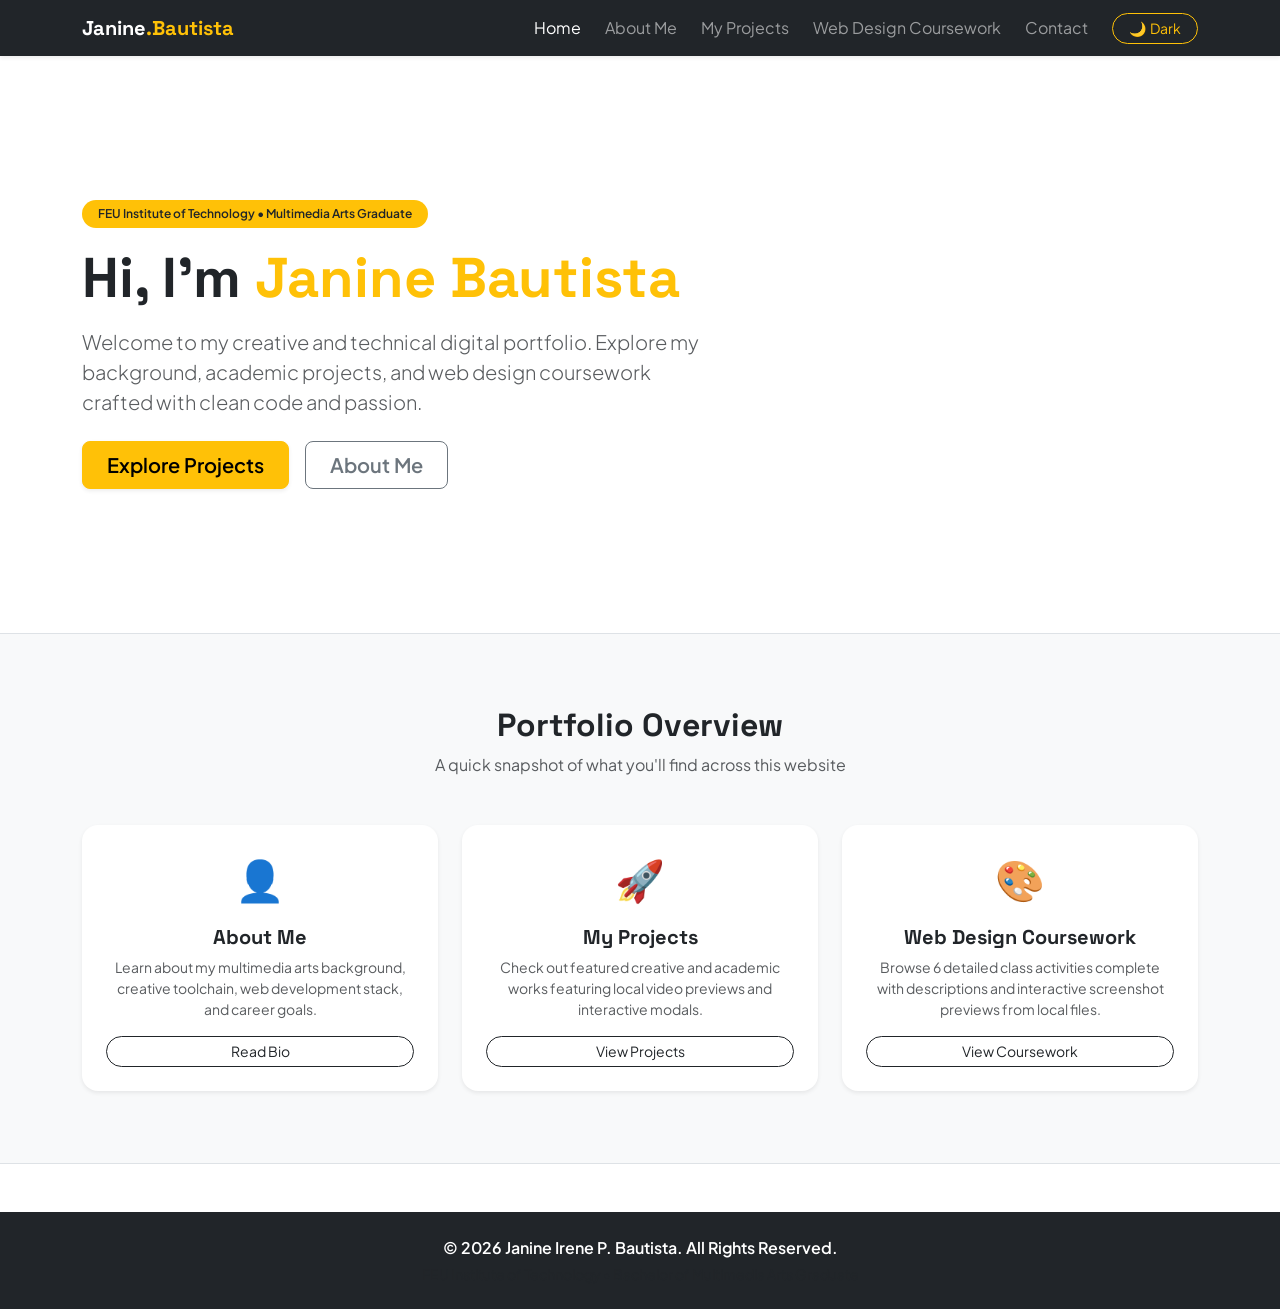
<file: index.html>
<!DOCTYPE html>
<html lang="en">
<head>
    <meta charset="UTF-8">
    <meta name="viewport" content="width=device-width, initial-scale=1.0">
    <title>Janine Bautista | Portfolio - Home</title>
    <!-- Bootstrap CSS CDN -->
    <link href="https://cdn.jsdelivr.net/npm/bootstrap@5.3.3/dist/css/bootstrap.min.css" rel="stylesheet">
    <!-- Google Fonts -->
    <link rel="preconnect" href="https://fonts.googleapis.com">
    <link rel="preconnect" href="https://fonts.gstatic.com" crossorigin>
    <link href="https://fonts.googleapis.com/css2?family=Plus+Jakarta+Sans:wght@300;400;500;600;700&family=Space+Grotesk:wght@500;700&display=swap" rel="stylesheet">
    <!-- Custom CSS -->
    <link rel="stylesheet" href="./css/style.css">
</head>
<body>

    <!-- Navigation Bar -->
    <nav class="navbar navbar-expand-lg navbar-dark bg-dark sticky-top shadow-sm">
        <div class="container">
            <a class="navbar-brand fw-bold font-heading text-warning" href="index.html">
                <span class="text-white">Janine</span>.Bautista
            </a>
            <button class="navbar-toggler border-0" type="button" data-bs-toggle="collapse" data-bs-target="#navbarNav" aria-controls="navbarNav" aria-expanded="false" aria-label="Toggle navigation">
                <span class="navbar-toggler-icon"></span>
            </button>
            <div class="collapse navbar-collapse justify-content-end" id="navbarNav">
                <ul class="navbar-nav align-items-lg-center gap-lg-2">
                    <li class="nav-item">
                        <a class="nav-link active" href="index.html">Home</a>
                    </li>
                    <li class="nav-item">
                        <a class="nav-link" href="about.html">About Me</a>
                    </li>
                    <li class="nav-item">
                        <a class="nav-link" href="projects.html">My Projects</a>
                    </li>
                    <li class="nav-item">
                        <a class="nav-link" href="coursework.html">Web Design Coursework</a>
                    </li>
                    <li class="nav-item">
                        <a class="nav-link" href="contact.html">Contact</a>
                    </li>
                    <li class="nav-item ms-lg-2 mt-2 mt-lg-0">
                        <button id="darkModeToggle" class="btn btn-sm btn-outline-warning rounded-pill px-3 py-1 d-flex align-items-center gap-1">
                            <span class="icon">🌙</span> <span class="toggle-text">Dark</span>
                        </button>
                    </li>
                </ul>
            </div>
        </div>
    </nav>

    <!-- Hero Section -->
    <header class="hero-section py-5 my-5">
        <div class="container py-md-5">
            <div class="row align-items-center g-5">
                <div class="col-lg-7 text-center text-lg-start">
                    <span class="badge bg-warning text-dark px-3 py-2 rounded-pill fw-semibold mb-3">FEU Institute of Technology • Multimedia Arts Graduate</span>
                    <h1 class="display-4 fw-bold font-heading mb-3">Hi, I'm <span class="text-warning">Janine Bautista</span></h1>
                    <p class="lead text-muted mb-4">Welcome to my creative and technical digital portfolio. Explore my background, academic projects, and web design coursework crafted with clean code and passion.</p>
                    <div class="d-flex flex-wrap gap-3 justify-content-center justify-content-lg-start">
                        <a href="projects.html" class="btn btn-warning btn-lg px-4 fw-semibold shadow-sm">Explore Projects</a>
                        <a href="about.html" class="btn btn-outline-secondary btn-lg px-4 fw-semibold">About Me</a>
                    </div>
                </div>
                <!-- <div class="col-lg-5 text-center">
                    <div class="hero-card-custom p-4 bg-white rounded-4 shadow-lg border position-relative overflow-hidden">
                        <div class="position-absolute top-0 start-0 w-100 bg-warning py-2 text-dark font-heading fw-bold small">FEU TECH PORTFOLIO</div>
                        <div class="mt-4 pt-3">
                            <div class="ratio ratio-1x1 rounded-3 bg-light d-flex align-items-center justify-content-center border border-2 border-dashed">
                                <div class="text-center p-3">
                                    <div class="display-5 mb-2">💻✨</div>
                                    <h5 class="fw-bold text-dark font-heading mb-1">Web Design Portfolio</h5>
                                    <p class="text-muted small mb-0">HTML5 • CSS3 • JavaScript • Bootstrap</p>
                                </div>
                            </div>
                        </div>
                    </div>
                </div> -->
            </div>
        </div>
    </header>

    <!-- Overview Highlights Section -->
    <section class="py-5 bg-light border-top border-bottom">
        <div class="container py-4">
            <div class="text-center mb-5">
                <h2 class="fw-bold font-heading">Portfolio Overview</h2>
                <p class="text-muted">A quick snapshot of what you'll find across this website</p>
            </div>
            <div class="row g-4">
                <div class="col-md-4">
                    <div class="card h-100 border-0 shadow-sm rounded-4 p-4 text-center hover-card">
                        <div class="fs-1 mb-3">👤</div>
                        <h4 class="font-heading fw-bold h5">About Me</h4>
                        <p class="text-muted small mb-3">Learn about my multimedia arts background, creative toolchain, web development stack, and career goals.</p>
                        <a href="about.html" class="btn btn-sm btn-outline-dark mt-auto rounded-pill px-3">Read Bio</a>
                    </div>
                </div>
                <div class="col-md-4">
                    <div class="card h-100 border-0 shadow-sm rounded-4 p-4 text-center hover-card">
                        <div class="fs-1 mb-3">🚀</div>
                        <h4 class="font-heading fw-bold h5">My Projects</h4>
                        <p class="text-muted small mb-3">Check out featured creative and academic works featuring local video previews and interactive modals.</p>
                        <a href="projects.html" class="btn btn-sm btn-outline-dark mt-auto rounded-pill px-3">View Projects</a>
                    </div>
                </div>
                <div class="col-md-4">
                    <div class="card h-100 border-0 shadow-sm rounded-4 p-4 text-center hover-card">
                        <div class="fs-1 mb-3">🎨</div>
                        <h4 class="font-heading fw-bold h5">Web Design Coursework</h4>
                        <p class="text-muted small mb-3">Browse 6 detailed class activities complete with descriptions and interactive screenshot previews from local files.</p>
                        <a href="coursework.html" class="btn btn-sm btn-outline-dark mt-auto rounded-pill px-3">View Coursework</a>
                    </div>
                </div>
            </div>
        </div>
    </section>

    <!-- Footer -->
    <footer class="bg-dark text-white py-4 mt-5">
        <div class="container text-center">
            <p class="mb-1 fw-semibold">&copy; 2026 Janine Irene P. Bautista. All Rights Reserved.</p>
            <p class="text-muted small mb-0">FEU Institute of Technology • Bachelor of Multimedia Arts Graduate</p>
        </div>
    </footer>

    <!-- Bootstrap JS Bundle -->
    <script src="https://cdn.jsdelivr.net/npm/bootstrap@5.3.3/dist/js/bootstrap.bundle.min.js"></script>
    <!-- Custom JS -->
    <script src="./js/main.js"></script>
</body>
</html>
</file>
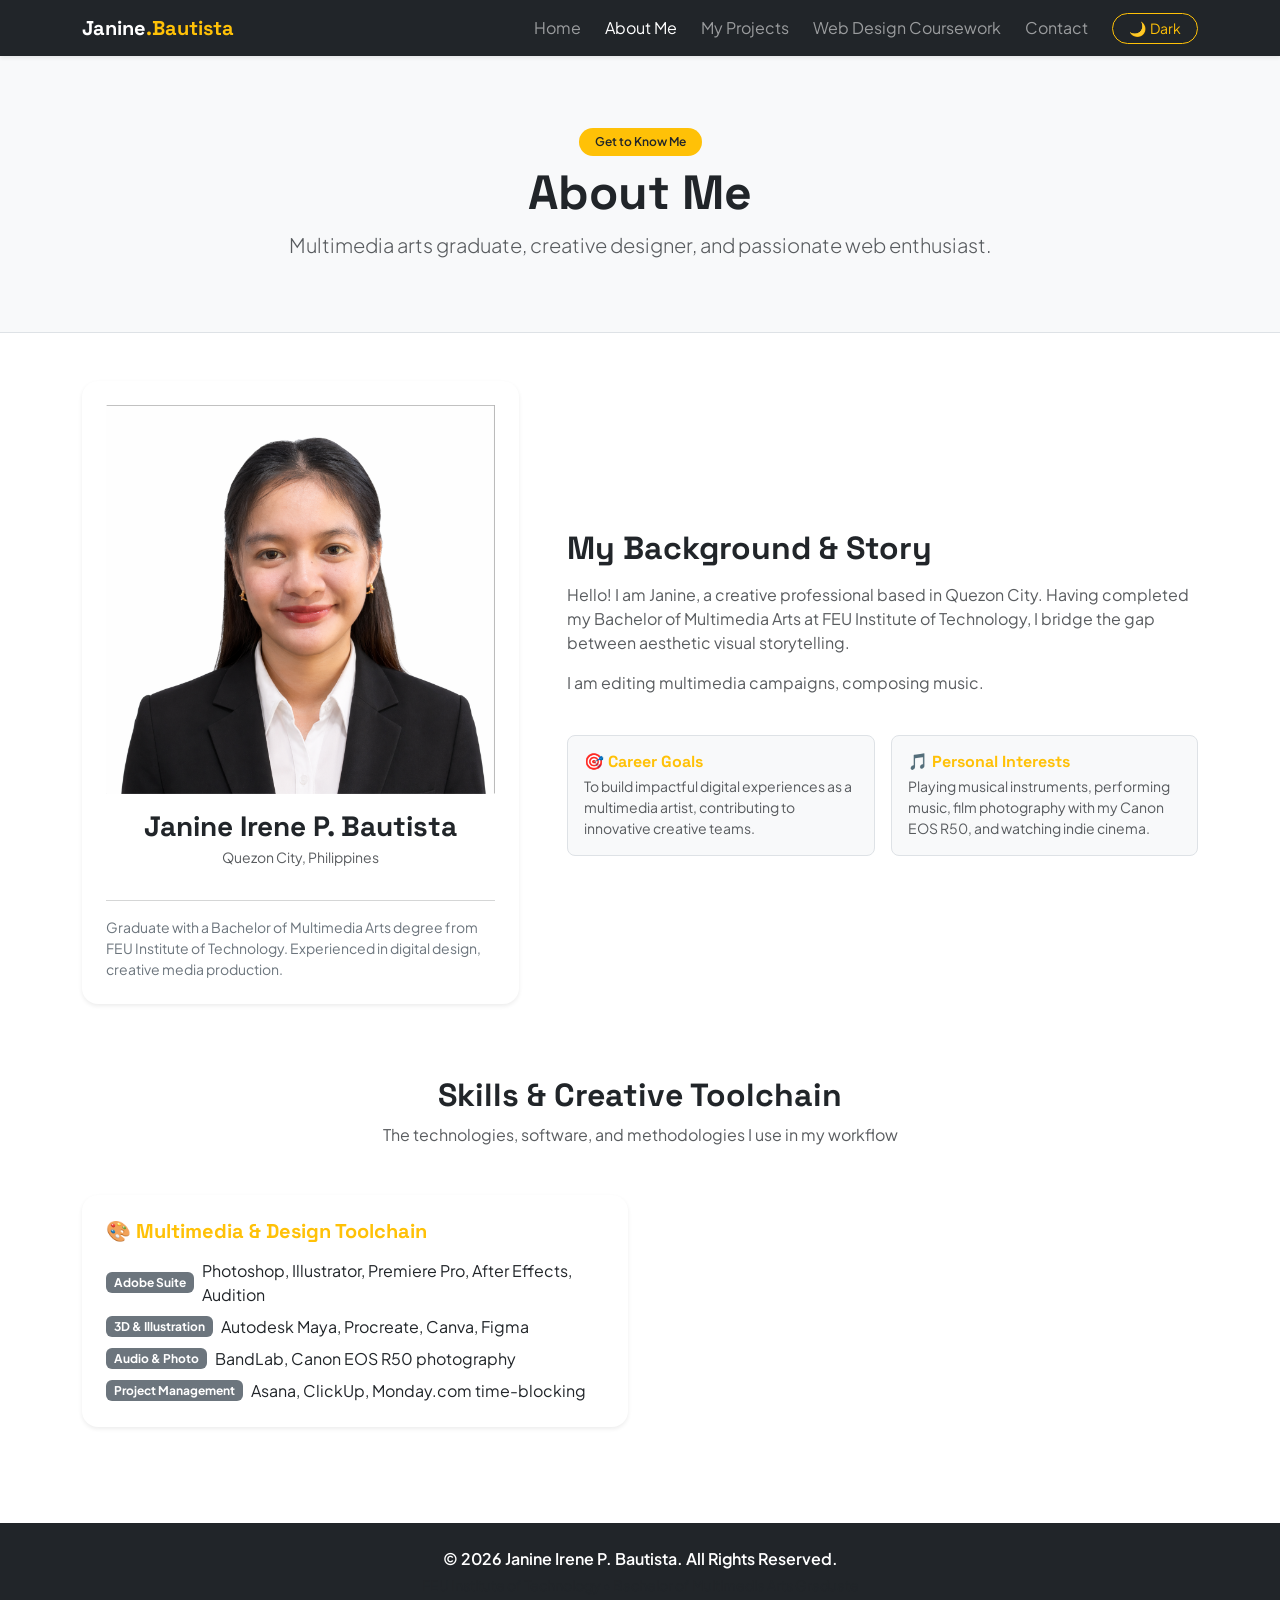
<file: about.html>
<!DOCTYPE html>
<html lang="en">
<head>
    <meta charset="UTF-8">
    <meta name="viewport" content="width=device-width, initial-scale=1.0">
    <title>Janine Bautista | Portfolio - About Me</title>
    <!-- Bootstrap CSS CDN -->
    <link href="https://cdn.jsdelivr.net/npm/bootstrap@5.3.3/dist/css/bootstrap.min.css" rel="stylesheet">
    <!-- Google Fonts -->
    <link rel="preconnect" href="https://fonts.googleapis.com">
    <link rel="preconnect" href="https://fonts.gstatic.com" crossorigin>
    <link href="https://fonts.googleapis.com/css2?family=Plus+Jakarta+Sans:wght@300;400;500;600;700&family=Space+Grotesk:wght@500;700&display=swap" rel="stylesheet">
    <!-- Custom CSS -->
    <link rel="stylesheet" href="./css/style.css">
</head>
<body>

    <!-- Navigation Bar -->
    <nav class="navbar navbar-expand-lg navbar-dark bg-dark sticky-top shadow-sm">
        <div class="container">
            <a class="navbar-brand fw-bold font-heading text-warning" href="index.html">
                <span class="text-white">Janine</span>.Bautista
            </a>
            <button class="navbar-toggler border-0" type="button" data-bs-toggle="collapse" data-bs-target="#navbarNav" aria-controls="navbarNav" aria-expanded="false" aria-label="Toggle navigation">
                <span class="navbar-toggler-icon"></span>
            </button>
            <div class="collapse navbar-collapse justify-content-end" id="navbarNav">
                <ul class="navbar-nav align-items-lg-center gap-lg-2">
                    <li class="nav-item">
                        <a class="nav-link" href="index.html">Home</a>
                    </li>
                    <li class="nav-item">
                        <a class="nav-link active" href="about.html">About Me</a>
                    </li>
                    <li class="nav-item">
                        <a class="nav-link" href="projects.html">My Projects</a>
                    </li>
                    <li class="nav-item">
                        <a class="nav-link" href="coursework.html">Web Design Coursework</a>
                    </li>
                    <li class="nav-item">
                        <a class="nav-link" href="contact.html">Contact</a>
                    </li>
                    <li class="nav-item ms-lg-2 mt-2 mt-lg-0">
                        <button id="darkModeToggle" class="btn btn-sm btn-outline-warning rounded-pill px-3 py-1 d-flex align-items-center gap-1">
                            <span class="icon">🌙</span> <span class="toggle-text">Dark</span>
                        </button>
                    </li>
                </ul>
            </div>
        </div>
    </nav>

    <!-- Page Header -->
    <header class="py-5 bg-light border-bottom">
        <div class="container text-center py-4">
            <span class="badge bg-warning text-dark px-3 py-2 rounded-pill fw-semibold mb-2">Get to Know Me</span>
            <h1 class="display-5 fw-bold font-heading">About Me</h1>
            <p class="text-muted lead mb-0">Multimedia arts graduate, creative designer, and passionate web enthusiast.</p>
        </div>
    </header>

    <!-- Main Content -->
    <main class="py-5">
        <div class="container">
            <!-- Bio Section -->
            <div class="row align-items-center g-5 mb-5">
                <div class="col-lg-5">
                    <div class="card border-0 shadow-sm rounded-4 p-4 bg-white text-center">
                        <div class="ratio ratio-1x1 rounded-3 bg-warning bg-opacity-10 d-flex align-items-center justify-content-center mb-3">
                            <span class="display-1">👩‍🎨</span>
                            <img src="./img/Profile Pic.jpeg">
                        </div>
                        <h3 class="font-heading fw-bold mb-1">Janine Irene P. Bautista</h3>
                        <p class="text-muted small mb-3">Quezon City, Philippines</p>
                        <hr class="text-muted opacity-25">
                        <p class="text-start small text-secondary mb-0">Graduate with a Bachelor of Multimedia Arts degree from FEU Institute of Technology. Experienced in digital design, creative media production.</p>
                    </div>
                </div>
                <div class="col-lg-7">
                    <h2 class="font-heading fw-bold mb-3">My Background & Story</h2>
                    <p class="text-muted">Hello! I am Janine, a creative professional based in Quezon City. Having completed my Bachelor of Multimedia Arts at FEU Institute of Technology, I bridge the gap between aesthetic visual storytelling.</p>
                    <p class="text-muted"> I am editing multimedia campaigns, composing music.</p>
                 
                    <div class="row g-3 mt-4">
                        <div class="col-sm-6">
                            <div class="p-3 border rounded-3 bg-light">
                                <h5 class="font-heading fw-bold h6 text-warning mb-1">🎯 Career Goals</h5>
                                <p class="small text-muted mb-0">To build impactful digital experiences as a multimedia artist, contributing to innovative creative teams.</p>
                            </div>
                        </div>
                        <div class="col-sm-6">
                            <div class="p-3 border rounded-3 bg-light">
                                <h5 class="font-heading fw-bold h6 text-warning mb-1">🎵 Personal Interests</h5>
                                <p class="small text-muted mb-0">Playing musical instruments, performing music, film photography with my Canon EOS R50, and watching indie cinema.</p>
                            </div>
                        </div>
                    </div>
                </div>
            </div>

            <!-- Skills & Toolchain Section -->
            <div class="row g-4 mt-4">
                <div class="col-12 text-center mb-2">
                    <h2 class="font-heading fw-bold">Skills & Creative Toolchain</h2>
                    <p class="text-muted">The technologies, software, and methodologies I use in my workflow</p>
                </div>
                <!-- <div class="col-md-6">
                    <div class="card border-0 shadow-sm rounded-4 p-4 h-100">
                        <h4 class="font-heading fw-bold h5 mb-3 text-warning">💻 Web Development Stack</h4>
                        <ul class="list-unstyled mb-0 d-flex flex-column gap-2">
                            <li class="d-flex align-items-center gap-2"><span class="badge bg-dark">HTML5</span> Semantic markup & accessible structure</li>
                            <li class="d-flex align-items-center gap-2"><span class="badge bg-dark">CSS3</span> Flexbox, CSS Grid, media queries, custom properties</li>
                            <li class="d-flex align-items-center gap-2"><span class="badge bg-dark">JavaScript (ES6+)</span> DOM manipulation, interactive modals, dark mode toggle</li>
                            <li class="d-flex align-items-center gap-2"><span class="badge bg-dark">Bootstrap 5</span> Responsive layouts and component styling</li>
                            <li class="d-flex align-items-center gap-2"><span class="badge bg-dark">VS Code</span> Primary IDE with efficient project organization</li>
                        </ul>
                    </div>
                </div> -->
                <div class="col-md-6">
                    <div class="card border-0 shadow-sm rounded-4 p-4 h-100">
                        <h4 class="font-heading fw-bold h5 mb-3 text-warning">🎨 Multimedia & Design Toolchain</h4>
                        <ul class="list-unstyled mb-0 d-flex flex-column gap-2">
                            <li class="d-flex align-items-center gap-2"><span class="badge bg-secondary">Adobe Suite</span> Photoshop, Illustrator, Premiere Pro, After Effects, Audition</li>
                            <li class="d-flex align-items-center gap-2"><span class="badge bg-secondary">3D & Illustration</span> Autodesk Maya, Procreate, Canva, Figma</li>
                            <li class="d-flex align-items-center gap-2"><span class="badge bg-secondary">Audio & Photo</span> BandLab, Canon EOS R50 photography</li>
                            <li class="d-flex align-items-center gap-2"><span class="badge bg-secondary">Project Management</span> Asana, ClickUp, Monday.com time-blocking</li>
                        </ul>
                    </div>
                </div>
            </div>
        </div>
    </main>

    <!-- Footer -->
    <footer class="bg-dark text-white py-4 mt-5">
        <div class="container text-center">
            <p class="mb-1 fw-semibold">&copy; 2026 Janine Irene P. Bautista. All Rights Reserved.</p>
            <p class="text-muted small mb-0">FEU Institute of Technology • Bachelor of Multimedia Arts Graduate</p>
        </div>
    </footer>

    <!-- Bootstrap JS Bundle -->
    <script src="https://cdn.jsdelivr.net/npm/bootstrap@5.3.3/dist/js/bootstrap.bundle.min.js"></script>
    <!-- Custom JS -->
    <script src="./js/main.js"></script>
</body>
</html>
</file>
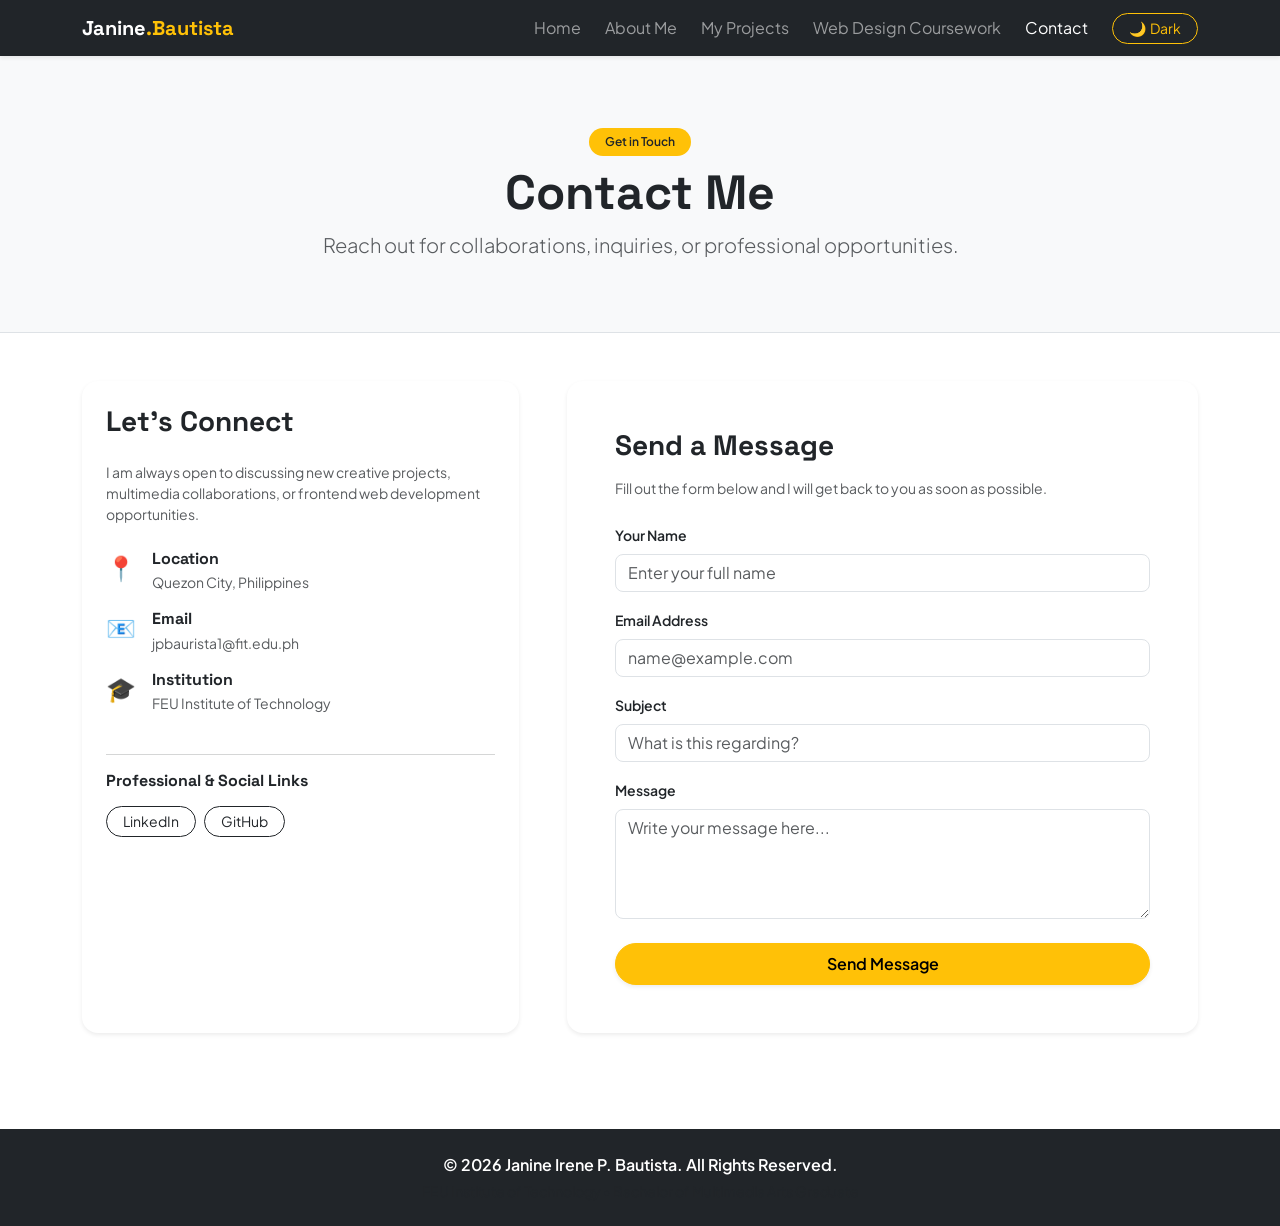
<file: contact.html>
<!DOCTYPE html>
<html lang="en">
<head>
    <meta charset="UTF-8">
    <meta name="viewport" content="width=device-width, initial-scale=1.0">
    <title>Janine Bautista | Portfolio - Contact</title>
    <!-- Bootstrap CSS CDN -->
    <link href="https://cdn.jsdelivr.net/npm/bootstrap@5.3.3/dist/css/bootstrap.min.css" rel="stylesheet">
    <!-- Google Fonts -->
    <link rel="preconnect" href="https://fonts.googleapis.com">
    <link rel="preconnect" href="https://fonts.gstatic.com" crossorigin>
    <link href="https://fonts.googleapis.com/css2?family=Plus+Jakarta+Sans:wght@300;400;500;600;700&family=Space+Grotesk:wght@500;700&display=swap" rel="stylesheet">
    <!-- Custom CSS -->
    <link rel="stylesheet" href="./css/style.css">
</head>
<body>

    <!-- Navigation Bar -->
    <nav class="navbar navbar-expand-lg navbar-dark bg-dark sticky-top shadow-sm">
        <div class="container">
            <a class="navbar-brand fw-bold font-heading text-warning" href="index.html">
                <span class="text-white">Janine</span>.Bautista
            </a>
            <button class="navbar-toggler border-0" type="button" data-bs-toggle="collapse" data-bs-target="#navbarNav" aria-controls="navbarNav" aria-expanded="false" aria-label="Toggle navigation">
                <span class="navbar-toggler-icon"></span>
            </button>
            <div class="collapse navbar-collapse justify-content-end" id="navbarNav">
                <ul class="navbar-nav align-items-lg-center gap-lg-2">
                    <li class="nav-item">
                        <a class="nav-link" href="index.html">Home</a>
                    </li>
                    <li class="nav-item">
                        <a class="nav-link" href="about.html">About Me</a>
                    </li>
                    <li class="nav-item">
                        <a class="nav-link" href="projects.html">My Projects</a>
                    </li>
                    <li class="nav-item">
                        <a class="nav-link" href="coursework.html">Web Design Coursework</a>
                    </li>
                    <li class="nav-item">
                        <a class="nav-link active" href="contact.html">Contact</a>
                    </li>
                    <li class="nav-item ms-lg-2 mt-2 mt-lg-0">
                        <button id="darkModeToggle" class="btn btn-sm btn-outline-warning rounded-pill px-3 py-1 d-flex align-items-center gap-1">
                            <span class="icon">🌙</span> <span class="toggle-text">Dark</span>
                        </button>
                    </li>
                </ul>
            </div>
        </div>
    </nav>

    <!-- Page Header -->
    <header class="py-5 bg-light border-bottom">
        <div class="container text-center py-4">
            <span class="badge bg-warning text-dark px-3 py-2 rounded-pill fw-semibold mb-2">Get in Touch</span>
            <h1 class="display-5 fw-bold font-heading">Contact Me</h1>
            <p class="text-muted lead mb-0">Reach out for collaborations, inquiries, or professional opportunities.</p>
        </div>
    </header>

    <!-- Main Content -->
    <main class="py-5">
        <div class="container">
            <div class="row g-5">
                <!-- Contact Info -->
                <div class="col-lg-5">
                    <div class="card border-0 shadow-sm rounded-4 p-4 h-100 bg-white">
                        <h3 class="font-heading fw-bold mb-4">Let's Connect</h3>
                        <p class="text-muted small mb-4">I am always open to discussing new creative projects, multimedia collaborations, or frontend web development opportunities.</p>
                        
                        <div class="d-flex align-items-start mb-3">
                            <div class="fs-4 me-3 text-warning">📍</div>
                            <div>
                                <h6 class="font-heading fw-bold mb-1">Location</h6>
                                <p class="text-muted small mb-0">Quezon City, Philippines</p>
                            </div>
                        </div>

                        <div class="d-flex align-items-start mb-3">
                            <div class="fs-4 me-3 text-warning">📧</div>
                            <div>
                                <h6 class="font-heading fw-bold mb-1">Email</h6>
                                <p class="text-muted small mb-0">jpbaurista1@fit.edu.ph</p>
                            </div>
                        </div>

                        <div class="d-flex align-items-start mb-4">
                            <div class="fs-4 me-3 text-warning">🎓</div>
                            <div>
                                <h6 class="font-heading fw-bold mb-1">Institution</h6>
                                <p class="text-muted small mb-0">FEU Institute of Technology</p>
                            </div>
                        </div>

                        <hr class="text-muted opacity-25 my-3">

                        <h6 class="font-heading fw-bold mb-3">Professional & Social Links</h6>
                        <div class="d-flex flex-wrap gap-2">
                            <a href="#" class="btn btn-outline-dark btn-sm rounded-pill px-3">LinkedIn</a>
                            <a href="#" class="btn btn-outline-dark btn-sm rounded-pill px-3">GitHub</a>
                        </div>
                    </div>
                </div>

                <!-- Contact Form (Frontend Only) -->
                <div class="col-lg-7">
                    <div class="card border-0 shadow-sm rounded-4 p-4 p-md-5 bg-white">
                        <h3 class="font-heading fw-bold mb-3">Send a Message</h3>
                        <p class="text-muted small mb-4">Fill out the form below and I will get back to you as soon as possible.</p>
                        
                        <!-- Success Alert (Hidden by default) -->
                        <div id="formSuccessAlert" class="alert alert-success d-none rounded-3 mb-4" role="alert">
                            <strong>Thank you!</strong> Your message has been sent successfully (frontend demo).
                        </div>

                        <form id="contactForm" novalidate>
                            <div class="mb-3">
                                <label for="senderName" class="form-label small fw-semibold">Your Name</label>
                                <input type="text" class="form-control rounded-3" id="senderName" placeholder="Enter your full name" required>
                                <div class="invalid-feedback">Please enter your name.</div>
                            </div>
                            <div class="mb-3">
                                <label for="senderEmail" class="form-label small fw-semibold">Email Address</label>
                                <input type="email" class="form-control rounded-3" id="senderEmail" placeholder="name@example.com" required>
                                <div class="invalid-feedback">Please enter a valid email address.</div>
                            </div>
                            <div class="mb-3">
                                <label for="senderSubject" class="form-label small fw-semibold">Subject</label>
                                <input type="text" class="form-control rounded-3" id="senderSubject" placeholder="What is this regarding?" required>
                                <div class="invalid-feedback">Please enter a subject.</div>
                            </div>
                            <div class="mb-4">
                                <label for="senderMessage" class="form-label small fw-semibold">Message</label>
                                <textarea class="form-control rounded-3" id="senderMessage" rows="4" placeholder="Write your message here..." required></textarea>
                                <div class="invalid-feedback">Please type your message.</div>
                            </div>
                            <button type="submit" class="btn btn-warning w-100 fw-semibold py-2 rounded-pill shadow-sm">Send Message</button>
                        </form>
                    </div>
                </div>
            </div>
        </div>
    </main>

    <!-- Footer -->
    <footer class="bg-dark text-white py-4 mt-5">
        <div class="container text-center">
            <p class="mb-1 fw-semibold">&copy; 2026 Janine Irene P. Bautista. All Rights Reserved.</p>
            <p class="text-muted small mb-0">FEU Institute of Technology • Bachelor of Multimedia Arts Graduate</p>
        </div>
    </footer>

    <!-- Bootstrap JS Bundle -->
    <script src="https://cdn.jsdelivr.net/npm/bootstrap@5.3.3/dist/js/bootstrap.bundle.min.js"></script>
    <!-- Custom JS -->
    <script src="./js/main.js"></script>
</body>
</html>
</file>
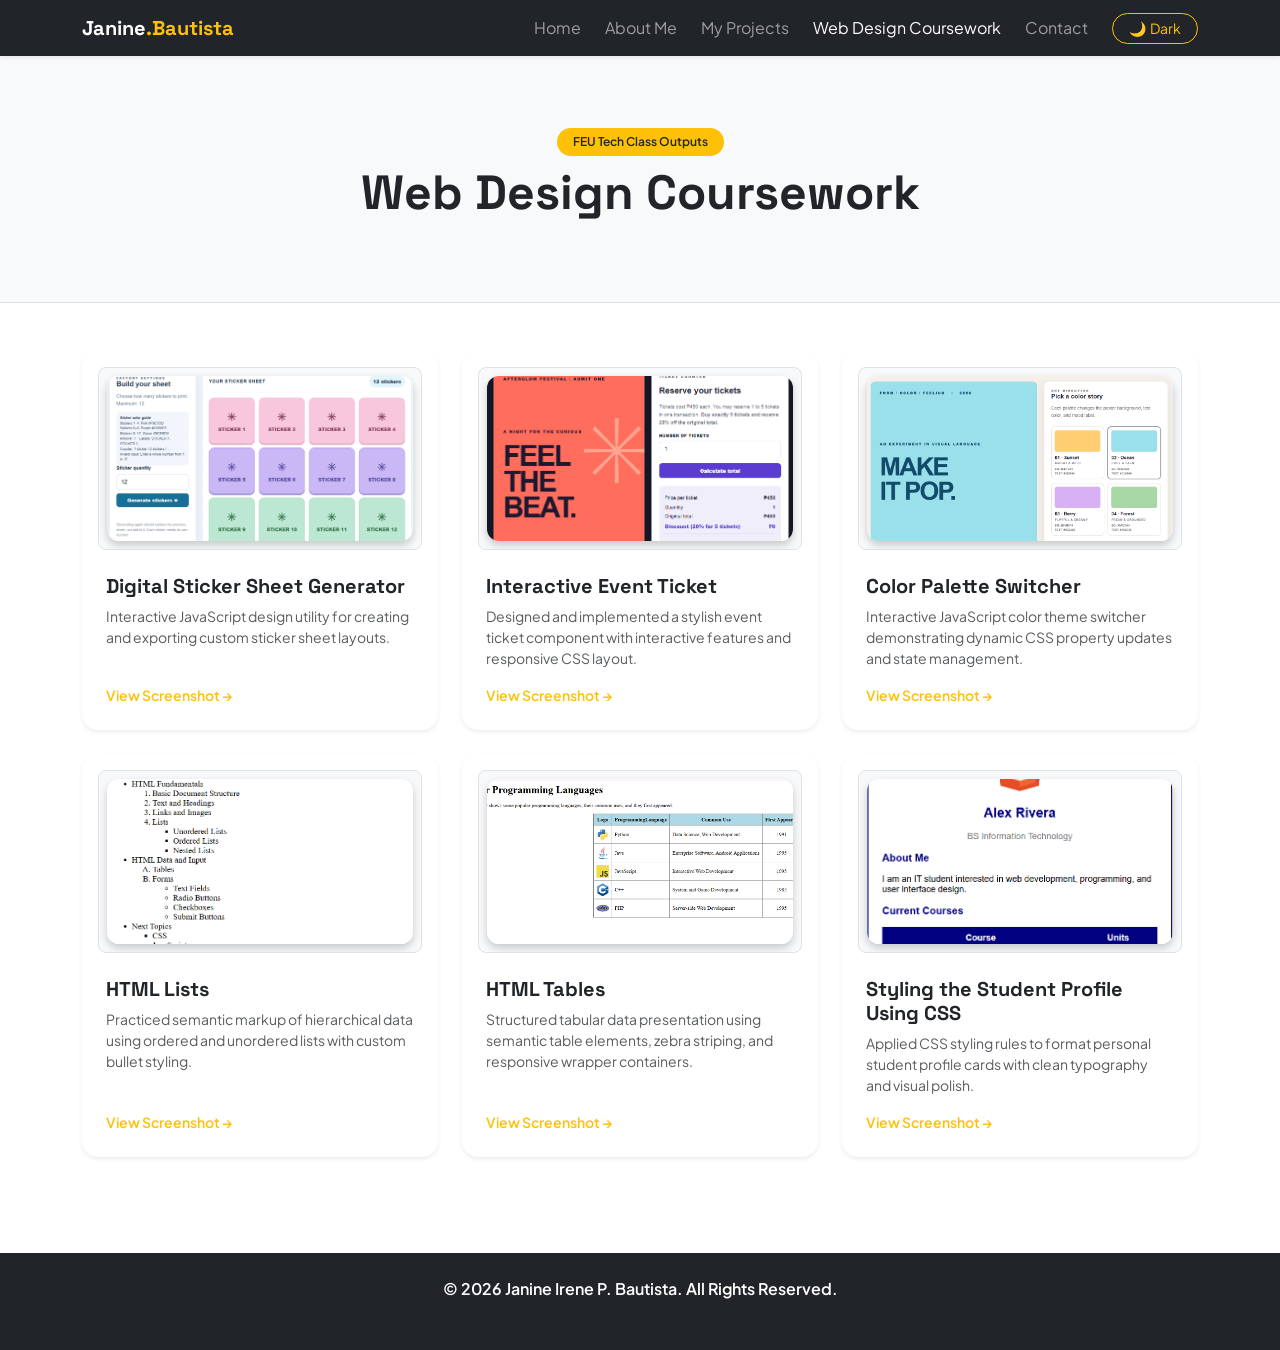
<file: coursework.html>
<!doctype html>
<html lang="en">
  <head>
    <meta charset="UTF-8" />
    <meta name="viewport" content="width=device-width, initial-scale=1.0" />
    <title>Janine Bautista | Portfolio - Web Design Coursework</title>
    <!-- Bootstrap CSS CDN -->
    <link
      href="https://cdn.jsdelivr.net/npm/bootstrap@5.3.3/dist/css/bootstrap.min.css"
      rel="stylesheet"
    />
    <!-- Google Fonts -->
    <link rel="preconnect" href="https://fonts.googleapis.com" />
    <link rel="preconnect" href="https://fonts.gstatic.com" crossorigin />
    <link
      href="https://fonts.googleapis.com/css2?family=Plus+Jakarta+Sans:wght@300;400;500;600;700&family=Space+Grotesk:wght@500;700&display=swap"
      rel="stylesheet"
    />
    <!-- Custom CSS -->
    <link rel="stylesheet" href="./css/style.css" />
  </head>
  <body>
    <!-- Navigation Bar -->
    <nav
      class="navbar navbar-expand-lg navbar-dark bg-dark sticky-top shadow-sm"
    >
      <div class="container">
        <a
          class="navbar-brand fw-bold font-heading text-warning"
          href="index.html"
        >
          <span class="text-white">Janine</span>.Bautista
        </a>
        <button
          class="navbar-toggler border-0"
          type="button"
          data-bs-toggle="collapse"
          data-bs-target="#navbarNav"
          aria-controls="navbarNav"
          aria-expanded="false"
          aria-label="Toggle navigation"
        >
          <span class="navbar-toggler-icon"></span>
        </button>
        <div
          class="collapse navbar-collapse justify-content-end"
          id="navbarNav"
        >
          <ul class="navbar-nav align-items-lg-center gap-lg-2">
            <li class="nav-item">
              <a class="nav-link" href="index.html">Home</a>
            </li>
            <li class="nav-item">
              <a class="nav-link" href="about.html">About Me</a>
            </li>
            <li class="nav-item">
              <a class="nav-link" href="projects.html">My Projects</a>
            </li>
            <li class="nav-item">
              <a class="nav-link active" href="coursework.html"
                >Web Design Coursework</a
              >
            </li>
            <li class="nav-item">
              <a class="nav-link" href="contact.html">Contact</a>
            </li>
            <li class="nav-item ms-lg-2 mt-2 mt-lg-0">
              <button
                id="darkModeToggle"
                class="btn btn-sm btn-outline-warning rounded-pill px-3 py-1 d-flex align-items-center gap-1"
              >
                <span class="icon">🌙</span>
                <span class="toggle-text">Dark</span>
              </button>
            </li>
          </ul>
        </div>
      </div>
    </nav>

    <!-- Page Header -->
    <header class="py-5 bg-light border-bottom">
      <div class="container text-center py-4">
        <span
          class="badge bg-warning text-dark px-3 py-2 rounded-pill fw-semibold mb-2"
          >FEU Tech Class Outputs</span
        >
        <h1 class="display-5 fw-bold font-heading">Web Design Coursework</h1>
        
      </div>
    </header>

    <!-- Main Content -->
    <main class="py-5">
      <div class="container">
        <div class="row g-4">
          <!-- Activity 1: Digital Sticker Sheet Generator -->
          <div class="col-lg-4 col-md-6">
            <div
              class="card h-100 border-0 shadow-sm rounded-4 coursework-card p-3 bg-white"
              role="button"
              data-bs-toggle="modal"
              data-bs-target="#screenshotModal"
              data-img-src="./Coursework/Digital Sticker Sheet Generator.png"
              data-title="Digital Sticker Sheet Generator"

            >
              <div
                class="ratio ratio-16x9 rounded-3 bg-light border mb-3 overflow-hidden d-flex align-items-center justify-content-center"
              >
                <div class="text-center p-2 text-muted">
                  <!-- <span class="fs-3">🖼️</span>
                  <p class="small mb-0 fw-semibold">Click to View Screenshot</p>
                  <span class="text-muted x-small" style="font-size: 0.75rem"
                    >Coursework/Digital Sticker Sheet Generator.png</span
                  > -->

                  <img
                    id="modalActivityImage"
                    src="./Coursework/Digital Sticker Sheet Generator.png"
                    alt="Description of the image"
                  />
                </div>
              </div>
              <div class="card-body p-2 d-flex flex-column">
                <h4 class="font-heading fw-bold h5 mb-2">
                  Digital Sticker Sheet Generator
                </h4>
                <p class="text-muted small mb-3">
                  Interactive JavaScript design utility for creating and
                  exporting custom sticker sheet layouts.
                </p>
                <div
                  class="mt-auto d-flex justify-content-between align-items-center"
                >
                  <span class="text-warning small fw-semibold"
                    >View Screenshot →</span
                  >
                  <!-- <span class="badge bg-light text-secondary border"
                    >PNG File</span
                  > -->
                </div>
              </div>
            </div>
          </div>

          <!-- Activity 2: Interactive Event Ticket -->
          <div class="col-lg-4 col-md-6">
            <div
              class="card h-100 border-0 shadow-sm rounded-4 coursework-card p-3 bg-white"
              role="button"
              data-bs-toggle="modal"
              data-bs-target="#screenshotModal"
              data-img-src="./Coursework/Interactive Event Ticket.png"
              data-title="Interactive Event Ticket"
          
            >
              <div
                class="ratio ratio-16x9 rounded-3 bg-light border mb-3 overflow-hidden d-flex align-items-center justify-content-center"
              >
                <div class="text-center p-2 text-muted">
                  <!-- <span class="fs-3">🖼️</span>
                  <p class="small mb-0 fw-semibold">Click to View Screenshot</p>
                  <span class="text-muted x-small" style="font-size: 0.75rem"
                    >Coursework/Interactive Event Ticket.png</span
                  > -->
                  <img
                    id="modalActivityImage"
                    src="./Coursework/Interactive Event Ticket.png"
                    alt="Description of the image"
                  />
                </div>
              </div>
              <div class="card-body p-2 d-flex flex-column">
                <h4 class="font-heading fw-bold h5 mb-2">
                  Interactive Event Ticket
                </h4>
                <p class="text-muted small mb-3">
                  Designed and implemented a stylish event ticket component with
                  interactive features and responsive CSS layout.
                </p>
                <div
                  class="mt-auto d-flex justify-content-between align-items-center"
                >
                  <span class="text-warning small fw-semibold"
                    >View Screenshot →</span
                  >
                  <!-- <span class="badge bg-light text-secondary border"
                    >PNG File</span
                  > -->
                </div>
              </div>
            </div>
          </div>

          <!-- Activity 3: Color Palette Switcher -->
          <div class="col-lg-4 col-md-6">
            <div
              class="card h-100 border-0 shadow-sm rounded-4 coursework-card p-3 bg-white"
              role="button"
              data-bs-toggle="modal"
              data-bs-target="#screenshotModal"
              data-img-src="./Coursework/Color Palette Switcher.png"
              data-title="Color Palette Switcher"
            >
              <div
                class="ratio ratio-16x9 rounded-3 bg-light border mb-3 overflow-hidden d-flex align-items-center justify-content-center"
              >
                <div class="text-center p-2 text-muted">
                  <!-- <span class="fs-3">🖼️</span>
                  <p class="small mb-0 fw-semibold">Click to View Screenshot</p>
                  <span class="text-muted x-small" style="font-size: 0.75rem"
                    >Coursework/Color Palette Switcher.png</span
                  > -->
                  <img
                    id="modalActivityImage"
                    src="./Coursework/Color Palette Switcher.png"
                    alt="Description of the image"
                  />
                </div>
              </div>
              <div class="card-body p-2 d-flex flex-column">
                <h4 class="font-heading fw-bold h5 mb-2">
                  Color Palette Switcher
                </h4>
                <p class="text-muted small mb-3">
                  Interactive JavaScript color theme switcher demonstrating
                  dynamic CSS property updates and state management.
                </p>
                <div
                  class="mt-auto d-flex justify-content-between align-items-center"
                >
                  <span class="text-warning small fw-semibold"
                    >View Screenshot →</span
                  >
                  <!-- <span class="badge bg-light text-secondary border"
                    >77 KB</span
                  > -->
                </div>
              </div>
            </div>
          </div>

          <!-- Activity 4: HTML Lists -->
          <div class="col-lg-4 col-md-6">
            <div
              class="card h-100 border-0 shadow-sm rounded-4 coursework-card p-3 bg-white"
              role="button"
              data-bs-toggle="modal"
              data-bs-target="#screenshotModal"
              data-img-src="./Coursework/HTML Lists.png"
              data-title="HTML Lists"
             
            >
              <div
                class="ratio ratio-16x9 rounded-3 bg-light border mb-3 overflow-hidden d-flex align-items-center justify-content-center"
              >
                <div class="text-center p-2 text-muted">
                  <!-- <span class="fs-3">🖼️</span>
                  <p class="small mb-0 fw-semibold">Click to View Screenshot</p>
                  <span class="text-muted x-small" style="font-size: 0.75rem"
                    >Coursework/HTML Lists.png</span
                  > -->
                  <img
                    id="modalActivityImage"
                    src="./Coursework/HTML Lists.png"
                    alt="Description of the image"
                  />
                </div>
              </div>
              <div class="card-body p-2 d-flex flex-column">
                
                <h4 class="font-heading fw-bold h5 mb-2">HTML Lists</h4>
                <p class="text-muted small mb-3">
                  Practiced semantic markup of hierarchical data using ordered
                  and unordered lists with custom bullet styling.
                </p>
                <div
                  class="mt-auto d-flex justify-content-between align-items-center"
                >
                  <span class="text-warning small fw-semibold"
                    >View Screenshot →</span
                  >
                  <!-- <span class="badge bg-light text-secondary border"
                    >45 KB</span> -->
                </div>
              </div>
            </div>
          </div>

          <!-- Activity 5: HTML Tables -->
          <div class="col-lg-4 col-md-6">
            <div
              class="card h-100 border-0 shadow-sm rounded-4 coursework-card p-3 bg-white"
              role="button"
              data-bs-toggle="modal"
              data-bs-target="#screenshotModal"
              data-img-src="./Coursework/HTML Tables.png"
              data-title="HTML Tables"
              
            >
              <div
                class="ratio ratio-16x9 rounded-3 bg-light border mb-3 overflow-hidden d-flex align-items-center justify-content-center"
              >
                <div class="text-center p-2 text-muted">
                  <!-- <span class="fs-3">🖼️</span>
                  <p class="small mb-0 fw-semibold">Click to View Screenshot</p>
                  <span class="text-muted x-small" style="font-size: 0.75rem"
                    >Coursework/HTML Tables.png</span
                  > -->
                  <img
                    id="modalActivityImage"
                    src="./Coursework/HTML Tables.png"
                    alt="Description of the image"
                  />
                </div>
              </div>
              <div class="card-body p-2 d-flex flex-column">
                
                <h4 class="font-heading fw-bold h5 mb-2">HTML Tables</h4>
                <p class="text-muted small mb-3">
                  Structured tabular data presentation using semantic table
                  elements, zebra striping, and responsive wrapper containers.
                </p>
                <div
                  class="mt-auto d-flex justify-content-between align-items-center"
                >
                  <span class="text-warning small fw-semibold"
                    >View Screenshot →</span
                  >
                  <!-- <span class="badge bg-light text-secondary border"
                    >64 KB</span> -->
                </div>
              </div>
            </div>
          </div>

          <!-- Activity 6: Styling the Student Profile Using CSS -->
          <div class="col-lg-4 col-md-6">
            <div
              class="card h-100 border-0 shadow-sm rounded-4 coursework-card p-3 bg-white"
              role="button"
              data-bs-toggle="modal"
              data-bs-target="#screenshotModal"
              data-img-src="./Coursework/Styling the Student Profile Using CSS.png"
              data-title="Styling the Student Profile Using CSS"
             
            >
              <div
                class="ratio ratio-16x9 rounded-3 bg-light border mb-3 overflow-hidden d-flex align-items-center justify-content-center"
              >
                <div class="text-center p-2 text-muted">
                  <!-- <span class="fs-3">🖼️</span>
                  <p class="small mb-0 fw-semibold">Click to View Screenshot</p>
                  <span class="text-muted x-small" style="font-size: 0.75rem"
                    >Coursework/Styling the Student Profile Using CSS.png</span
                  > -->
                  <img
                    id="modalActivityImage"
                    src="./Coursework/Styling the Student Profile Using CSS.png"
                    alt="Description of the image"
                  />
                </div>
              </div>
              <div class="card-body p-2 d-flex flex-column">
                <h4 class="font-heading fw-bold h5 mb-2">
                  Styling the Student Profile Using CSS
                </h4>
                <p class="text-muted small mb-3">
                  Applied CSS styling rules to format personal student profile
                  cards with clean typography and visual polish.
                </p>
                <div
                  class="mt-auto d-flex justify-content-between align-items-center"
                >
                  <span class="text-warning small fw-semibold"
                    >View Screenshot →</span
                  >
                  <!-- <span class="badge bg-light text-secondary border"
                    >39 KB</span> -->
                  
                </div>
              </div>
            </div>
          </div>
        </div>
      </div>
    </main>

    <!-- Custom Coursework Screenshot Modal -->
    <div
      class="modal fade"
      id="screenshotModal"
      tabindex="-1"
      aria-labelledby="screenshotModalLabel"
      aria-hidden="true"
    >
      <div class="modal-dialog modal-dialog-centered modal-lg">
        <div class="modal-content border-0 rounded-4 overflow-hidden shadow-lg">
          <div class="modal-header bg-dark text-white px-4 py-3">
            <h5
              class="modal-heading font-heading fw-bold mb-0 text-warning"
              id="screenshotModalLabel"
            >
              Coursework Screenshot Preview
            </h5>
            <button
              type="button"
              class="btn-close btn-close-white"
              data-bs-dismiss="modal"
              aria-label="Close"
            ></button>
          </div>
          <div class="modal-body p-4 bg-light text-center">
            <!-- Local file placeholder container for coursework asset screenshot -->
            <div class="p-4 bg-white rounded-3 border mb-3 shadow-sm">
              <!-- <div class="display-1 mb-2">📸</div> -->
              <h4
                class="font-heading fw-bold text-dark h5 mb-1"
                id="modalActivityTitle"
              >
                Activity Screenshot
              </h4>
              <img
                id="modalActivityPreview"
                src="./Coursework/Digital Sticker Sheet Generator.png"
                alt="Description of the image"
              />
              <p class="text-muted small mb-3" id="modalActivityDesc">
                Detailed description of the coursework activity output.
              </p>
              <!-- <div class="p-3 bg-light rounded border border-2 border-dashed">
                <p class="small text-secondary mb-1 fw-semibold">
                  Local Asset Path:
                </p>
                <code class="text-danger fw-bold" id="modalAssetPath"
                  >Coursework/Digital Sticker Sheet Generator.png</code
                >
                <p
                  class="x-small text-muted mt-2 mb-0"
                  style="font-size: 0.8rem"
                >
                  (Place your actual screenshot image inside your local
                  <code>Coursework/</code> folder with this exact filename)
                </p>
              </div> -->
            </div>
          </div>
          <div class="modal-footer bg-light px-4 py-3 justify-content-between">
            <!-- <span class="text-muted small">FEU Tech Web Design Class</span> -->
            <span class="text-muted small"> </span>
            <button
              type="button"
              class="btn btn-dark btn-sm rounded-pill px-4"
              data-bs-dismiss="modal"
            >
              Close Preview
            </button>
          </div>
        </div>
      </div>
    </div>

    <!-- Footer -->
    <footer class="bg-dark text-white py-4 mt-5">
      <div class="container text-center">
        <p class="mb-1 fw-semibold">
          &copy; 2026 Janine Irene P. Bautista. All Rights Reserved.
        </p>
        <p class="text-muted small mb-0">
          FEU Institute of Technology • Bachelor of Multimedia Arts Graduate
        </p>
      </div>
    </footer>

    <!-- Bootstrap JS Bundle -->
    <script src="https://cdn.jsdelivr.net/npm/bootstrap@5.3.3/dist/js/bootstrap.bundle.min.js"></script>
    <!-- Custom JS -->
    <script src="./js/main.js"></script>
  </body>
</html>
</file>
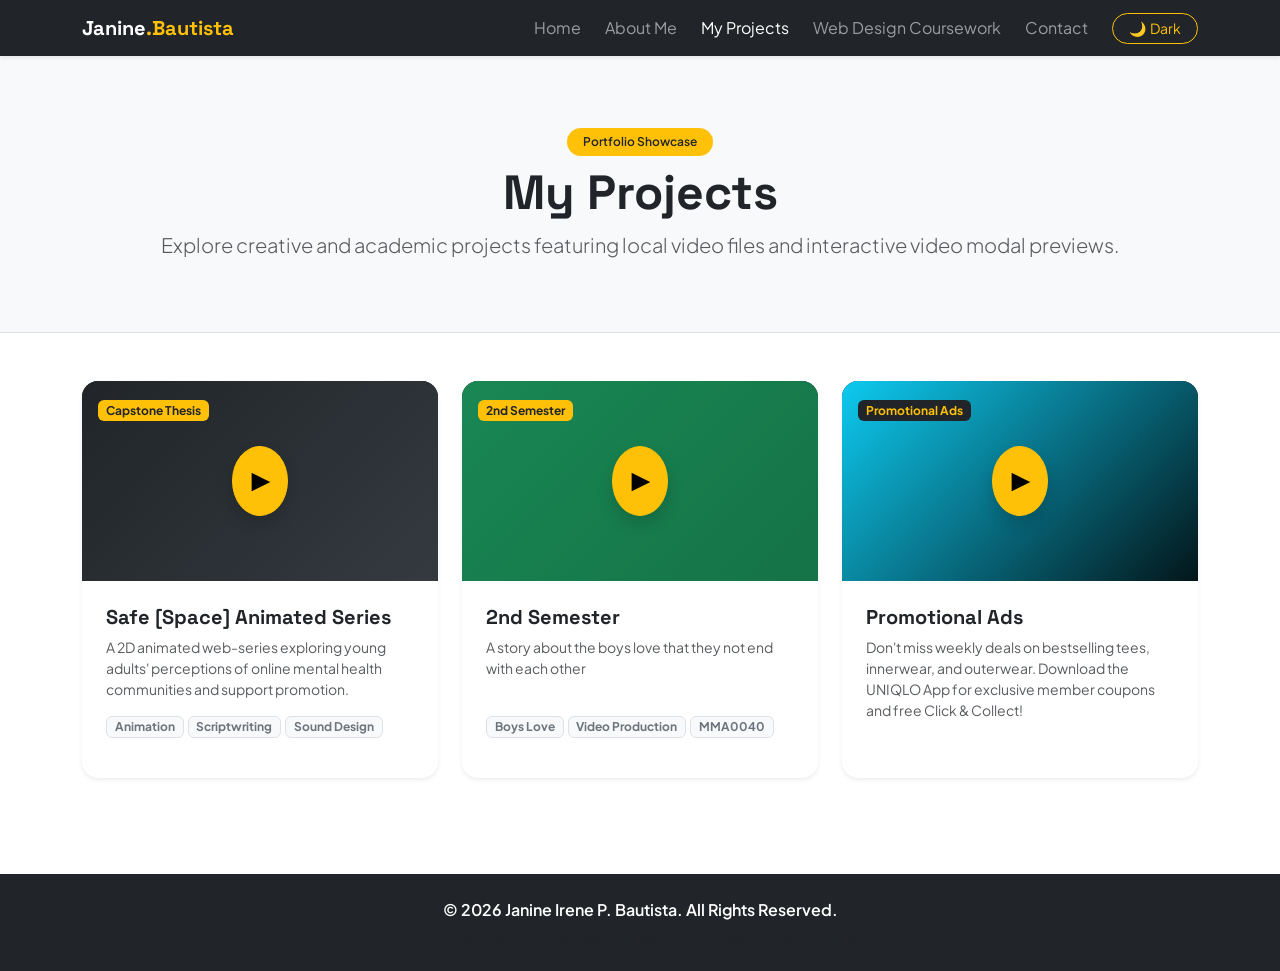
<file: projects.html>
<!DOCTYPE html>
<html lang="en">
<head>
    <meta charset="UTF-8">
    <meta name="viewport" content="width=device-width, initial-scale=1.0">
    <title>Janine Bautista | Portfolio - My Projects</title>
    <!-- Bootstrap CSS CDN -->
    <link href="https://cdn.jsdelivr.net/npm/bootstrap@5.3.3/dist/css/bootstrap.min.css" rel="stylesheet">
    <!-- Google Fonts -->
    <link rel="preconnect" href="https://fonts.googleapis.com">
    <link rel="preconnect" href="https://fonts.gstatic.com" crossorigin>
    <link href="https://fonts.googleapis.com/css2?family=Plus+Jakarta+Sans:wght@300;400;500;600;700&family=Space+Grotesk:wght@500;700&display=swap" rel="stylesheet">
    <!-- Custom CSS -->
    <link rel="stylesheet" href="./css/style.css">
</head>
<body>

    <!-- Navigation Bar -->
    <nav class="navbar navbar-expand-lg navbar-dark bg-dark sticky-top shadow-sm">
        <div class="container">
            <a class="navbar-brand fw-bold font-heading text-warning" href="index.html">
                <span class="text-white">Janine</span>.Bautista
            </a>
            <button class="navbar-toggler border-0" type="button" data-bs-toggle="collapse" data-bs-target="#navbarNav" aria-controls="navbarNav" aria-expanded="false" aria-label="Toggle navigation">
                <span class="navbar-toggler-icon"></span>
            </button>
            <div class="collapse navbar-collapse justify-content-end" id="navbarNav">
                <ul class="navbar-nav align-items-lg-center gap-lg-2">
                    <li class="nav-item">
                        <a class="nav-link" href="index.html">Home</a>
                    </li>
                    <li class="nav-item">
                        <a class="nav-link" href="about.html">About Me</a>
                    </li>
                    <li class="nav-item">
                        <a class="nav-link active" href="projects.html">My Projects</a>
                    </li>
                    <li class="nav-item">
                        <a class="nav-link" href="coursework.html">Web Design Coursework</a>
                    </li>
                    <li class="nav-item">
                        <a class="nav-link" href="contact.html">Contact</a>
                    </li>
                    <li class="nav-item ms-lg-2 mt-2 mt-lg-0">
                        <button id="darkModeToggle" class="btn btn-sm btn-outline-warning rounded-pill px-3 py-1 d-flex align-items-center gap-1">
                            <span class="icon">🌙</span> <span class="toggle-text">Dark</span>
                        </button>
                    </li>
                </ul>
            </div>
        </div>
    </nav>

    <!-- Page Header -->
    <header class="py-5 bg-light border-bottom">
        <div class="container text-center py-4">
            <span class="badge bg-warning text-dark px-3 py-2 rounded-pill fw-semibold mb-2">Portfolio Showcase</span>
            <h1 class="display-5 fw-bold font-heading">My Projects</h1>
            <p class="text-muted lead mb-0">Explore creative and academic projects featuring local video files and interactive video modal previews.</p>
        </div>
    </header>

    <!-- Main Content -->
    <main class="py-5">
        <div class="container">
            <div class="row g-4">

                <!-- Project 1 -->
                <div class="col-lg-4 col-md-6">
                    <div class="card h-100 border-0 shadow-sm rounded-4 overflow-hidden project-card">
                        <div class="bg-dark text-white p-4 text-center position-relative video-thumb-container" style="min-height: 200px; display: flex; align-items: center; justify-content: center; background: linear-gradient(135deg, #212529 0%, #343a40 100%);">
                            <div class="position-absolute top-0 start-0 m-3">
                                <span class="badge bg-warning text-dark">Capstone Thesis</span>
                            </div>
                            <button class="btn btn-warning rounded-circle p-3 shadow play-modal-btn" 
                            data-video-src=".\Project\Safe Space\safespace_animatic_ep1_withscreenplay.mp4"
                            data-project-title="Safe [Space]: 2D Animated Web-Series">
                                <span class="fs-4">▶</span>
                            </button>
                        </div>
                        <div class="card-body p-4 d-flex flex-column">
                            <h4 class="font-heading fw-bold h5 mb-2">Safe [Space] Animated Series</h4>
                            <p class="text-muted small mb-3">A 2D animated web-series exploring young adults' perceptions of online mental health communities and support promotion.</p>
                            <div class="mt-auto">
                                <div class="d-flex flex-wrap gap-1 mb-3">
                                    <span class="badge bg-light text-secondary border">Animation</span>
                                    <span class="badge bg-light text-secondary border">Scriptwriting</span>
                                    <span class="badge bg-light text-secondary border">Sound Design</span>
                                </div>
                                <!-- <button class="btn btn-outline-warning w-100 fw-semibold btn-sm open-video-modal" data-video-src="assets/videos/project1.mp4" data-project-title="Safe [Space]: 2D Animated Web-Series">
                                    Play Local Video Preview
                                </button> -->
                            </div>
                        </div>
                    </div>
                </div>

                <!-- Project 2 -->
                <div class="col-lg-4 col-md-6">
                    <div class="card h-100 border-0 shadow-sm rounded-4 overflow-hidden project-card">
                        <div class="bg-dark text-white p-4 text-center position-relative video-thumb-container" style="min-height: 200px; display: flex; align-items: center; justify-content: center; background: linear-gradient(135deg, #198754 0%, #157347 100%);">
                            <div class="position-absolute top-0 start-0 m-3">
                                <span class="badge bg-warning text-dark">2nd Semester</span>
                            </div>
                            <button class="btn btn-warning rounded-circle p-3 shadow play-modal-btn" 
                            data-video-src=".\Project\2ND Semester\2ND SEMESTER Final Trailer.mp4" 
                            data-project-title="2ND SEMESTER">
                                <span class="fs-4">▶</span>
                            </button>
                        </div>
                        <div class="card-body p-4 d-flex flex-column">
                            <h4 class="font-heading fw-bold h5 mb-2">2nd Semester</h4>
                            <p class="text-muted small mb-3">A story about the boys love that they not end with each other </p>
                            <div class="mt-auto">
                                <div class="d-flex flex-wrap gap-1 mb-3">
                                    <span class="badge bg-light text-secondary border">Boys Love</span>
                                    <span class="badge bg-light text-secondary border">Video Production</span>
                                    <span class="badge bg-light text-secondary border">MMA0040</span>
                                </div>
                                <!-- <button class="btn btn-outline-warning w-100 fw-semibold btn-sm open-video-modal" data-video-src="assets/videos/project2.mp4" data-project-title="Plastik di Walastik! Campaign">
                                    Play Local Video Preview
                                </button> -->
                            </div>
                        </div>
                    </div>
                </div>

                <!-- Project 3 -->
                <div class="col-lg-4 col-md-6">
                    <div class="card h-100 border-0 shadow-sm rounded-4 overflow-hidden project-card">
                        <div class="bg-dark text-white p-4 text-center position-relative video-thumb-container" style="min-height: 200px; display: flex; align-items: center; justify-content: center; background: linear-gradient(135deg, #0dcaf0 0%, #03161a 100%);">
                            <div class="position-absolute top-0 start-0 m-3">
                                <span class="badge bg-dark text-warning">Promotional Ads</span>
                            </div>
                            <button class="btn btn-warning rounded-circle p-3 shadow play-modal-btn" 
                            data-video-src=".\Project\Promotional Ads\PROMOTIONAL ADS.mp4" 
                            data-project-title="PROMOTIONAL ADS">
                                <span class="fs-4">▶</span>
                            </button>
                        </div>
                        <div class="card-body p-4 d-flex flex-column">
                            <h4 class="font-heading fw-bold h5 mb-2">Promotional Ads</h4>
                            <p class="text-muted small mb-3"> Don't miss weekly deals on bestselling tees, innerwear, and outerwear. Download the UNIQLO App for exclusive member coupons and free Click & Collect!</p>
                            <div class="mt-auto">
                                
                                <!-- <button class="btn btn-outline-warning w-100 fw-semibold btn-sm open-video-modal" data-video-src="assets/videos/project3.mp4" data-project-title="Responsive Portfolio Showcase">
                                    Play Local Video Preview
                                </button> -->
                            </div>
                        </div>
                    </div>
                </div>

            </div>
        </div>
    </main>

    <!-- Custom Video Modal (Functional Local Video Player) -->
    <div class="modal fade" id="videoModal" tabindex="-1" aria-labelledby="videoModalLabel" aria-hidden="true">
        <div class="modal-dialog modal-dialog-centered modal-lg">
            <div class="modal-content bg-dark text-white border-0 rounded-4 overflow-hidden shadow-lg">
                <div class="modal-header border-bottom border-secondary px-4 py-3">
                    <h5 class="modal-heading font-heading fw-bold mb-0 text-warning" id="videoModalLabel">Project Video Preview</h5>
                    <button type="button" class="btn-close btn-close-white" data-bs-dismiss="modal" aria-label="Close"></button>
                </div>
                <div class="modal-body p-0 bg-black text-center">

                    <div class="ratio ratio-16x9" style="margin-bottom: 8px;">
                        <video id="localProjectVideo" controls preload="metadata" class="w-100 h-100">
                            <!-- Local file placeholder path as requested -->
                            <source src="" type="video/mp4">
                            Your browser does not support the video tag.
                        </video>
                    </div>
                </div>
                <div  class="modal-footer border-top border-secondary px-4 py-3 justify-content-between">
                    <!-- <p class="text-muted small mb-0">Playing from local directory: <code class="text-warning" id="videoSourceText">assets/videos/project1.mp4</code></p> -->
                    <p></p>
                    <button type="button" class="btn btn-secondary btn-sm rounded-pill px-4" data-bs-dismiss="modal">Close</button>
                </div>
            </div>
        </div>
    </div>

    <!-- Footer -->
    <footer class="bg-dark text-white py-4 mt-5">
        <div class="container text-center">
            <p class="mb-1 fw-semibold">&copy; 2026 Janine Irene P. Bautista. All Rights Reserved.</p>
            <p class="text-muted small mb-0">FEU Institute of Technology • Bachelor of Multimedia Arts Graduate</p>
        </div>
    </footer>

    <!-- Bootstrap JS Bundle -->
    <script src="https://cdn.jsdelivr.net/npm/bootstrap@5.3.3/dist/js/bootstrap.bundle.min.js"></script>
    <!-- Custom JS -->
    <script src="./js/main.js"></script>
</body>
</html>
</file>
<file: css/style.css>
/* =========================================
   FEU Tech Personal Portfolio - Custom CSS
   Author: Janine Irene P. Bautista
   ========================================= */

:root {
  --bs-font-sans-serif: "Plus Jakarta Sans", sans-serif;
  --font-heading: "Space Grotesk", sans-serif;
  --bg-color: #ffffff;
  --text-color: #212529;
  --card-bg: #ffffff;
  --border-color: #dee2e6;
}

body {
  font-family: var(--bs-font-sans-serif);
  background-color: var(--bg-color);
  color: var(--text-color);
  transition:
    background-color 0.3s ease,
    color 0.3s ease;
}

.font-heading {
  font-family: var(--font-heading);
}

/* Hover Cards */
.hover-card {
  transition:
    transform 0.3s ease,
    box-shadow 0.3s ease;
}

.hover-card:hover {
  transform: translateY(-5px);
  box-shadow: 0 0.5rem 1rem rgba(0, 0, 0, 0.15) !important;
}

/* Project & Coursework Cards */
.project-card,
.coursework-card {
  transition:
    transform 0.3s ease,
    box-shadow 0.3s ease;
}

.project-card:hover,
.coursework-card:hover {
  transform: translateY(-4px);
  box-shadow: 0 0.5rem 1rem rgba(0, 0, 0, 0.12) !important;
}

.coursework-card {
  cursor: pointer;
}

/* Dark Mode Theme Styles */
body.dark-mode {
  --bg-color: #121212;
  --text-color: #f8f9fa;
  --card-bg: #1e1e1e;
  --border-color: #2d3748;
  background-color: var(--bg-color);
  color: var(--text-color);
}

body.dark-mode .card {
  background-color: var(--card-bg) !important;
  color: var(--text-color);
  border-color: var(--border-color) !important;
}

body.dark-mode .bg-light {
  background-color: #1a1a1a !important;
  color: #f8f9fa !important;
}

body.dark-mode .border {
  border-color: var(--border-color) !important;
}

body.dark-mode .text-muted {
  color: #adb5bd !important;
}

body.dark-mode .form-control {
  background-color: #212529;
  color: #fff;
  border-color: #495057;
}

body.dark-mode .form-control:focus {
  background-color: #212529;
  color: #fff;
}

#modalActivityImage,
#modalActivityPreview {
  width: 100%;
  height: 100%;
  object-fit: cover;
  max-width: 600px;
  border-radius: 12px;
  box-shadow: 0 4px 8px rgba(0, 0, 0, 0.2);
}
</file>
